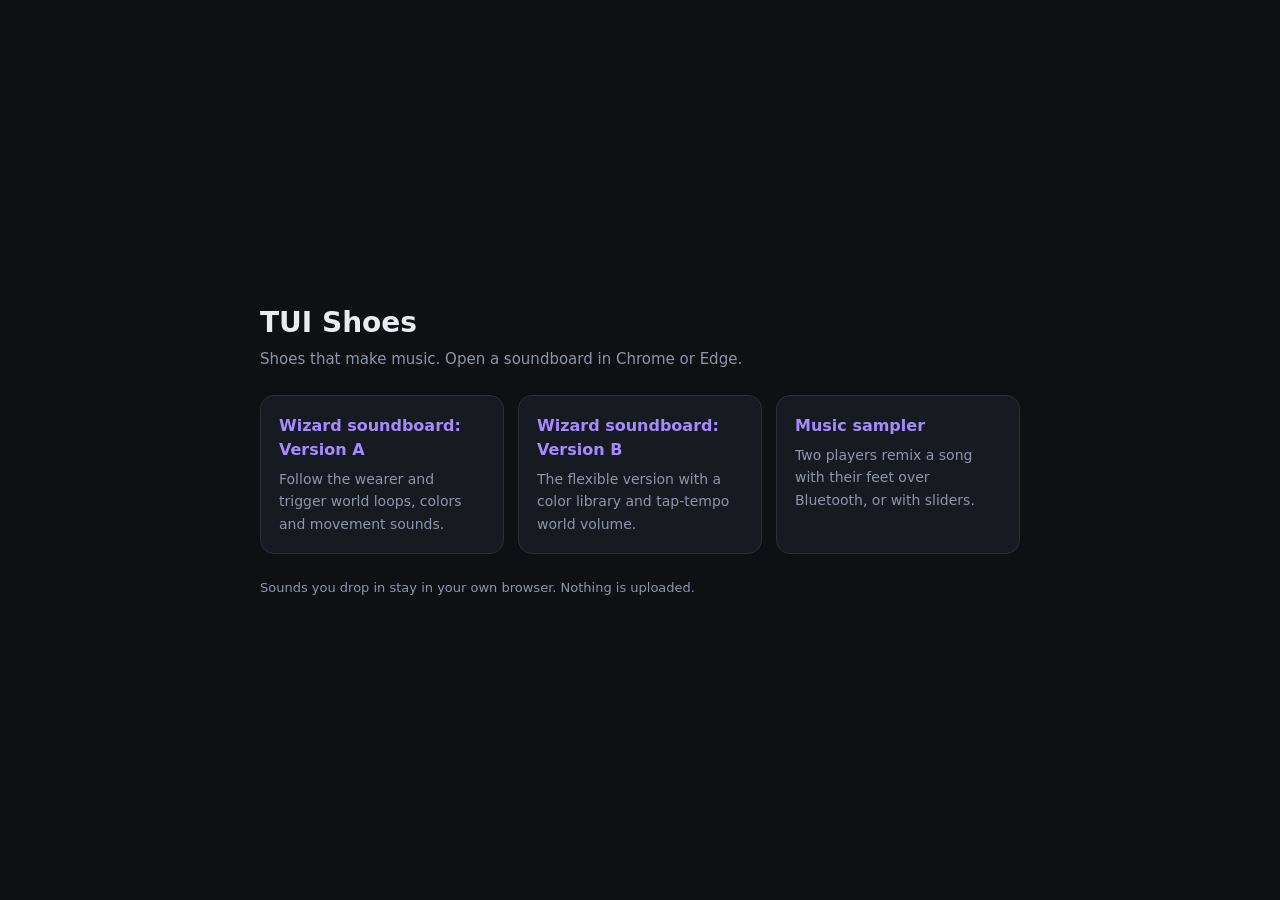
<file: index.html>
<!doctype html>
<html lang="en">
<head>
<meta charset="utf-8">
<meta name="viewport" content="width=device-width,initial-scale=1">
<title>TUI Shoes</title>
<link rel="icon" href="data:,">
<style>
:root{--bg:#0e1014;--panel:#171a21;--line:#2a2f3a;--text:#e9ebf1;--mute:#8d95a8;--accent:#a58bff}
*{box-sizing:border-box}
body{margin:0;min-height:100vh;display:grid;place-items:center;background:var(--bg);color:var(--text);font:15px/1.5 system-ui,-apple-system,"Segoe UI",Roboto,sans-serif;padding:24px}
main{max-width:760px;width:100%}
h1{font-size:28px;margin:0 0 4px}
p.sub{color:var(--mute);margin:0 0 24px}
.grid{display:grid;grid-template-columns:repeat(auto-fit,minmax(220px,1fr));gap:14px}
a.card{display:block;background:var(--panel);border:1px solid var(--line);border-radius:14px;padding:18px;color:inherit;text-decoration:none;transition:border-color .15s,transform .15s}
a.card:hover{border-color:var(--accent);transform:translateY(-2px)}
a.card b{display:block;font-size:16px;margin-bottom:6px;color:var(--accent)}
a.card span{color:var(--mute);font-size:14px}
footer{margin-top:24px;color:var(--mute);font-size:13px}
</style>
</head>
<body>
<main>
  <h1>TUI Shoes</h1>
  <p class="sub">Shoes that make music. Open a soundboard in Chrome or Edge.</p>
  <div class="grid">
    <a class="card" href="wizard/index.html"><b>Wizard soundboard: Version A</b><span>Follow the wearer and trigger world loops, colors and movement sounds.</span></a>
    <a class="card" href="wizard/flex.html"><b>Wizard soundboard: Version B</b><span>The flexible version with a color library and tap-tempo world volume.</span></a>
    <a class="card" href="sampler/index.html"><b>Music sampler</b><span>Two players remix a song with their feet over Bluetooth, or with sliders.</span></a>
  </div>
  <footer>Sounds you drop in stay in your own browser. Nothing is uploaded.</footer>
</main>
</body>
</html>
</file>
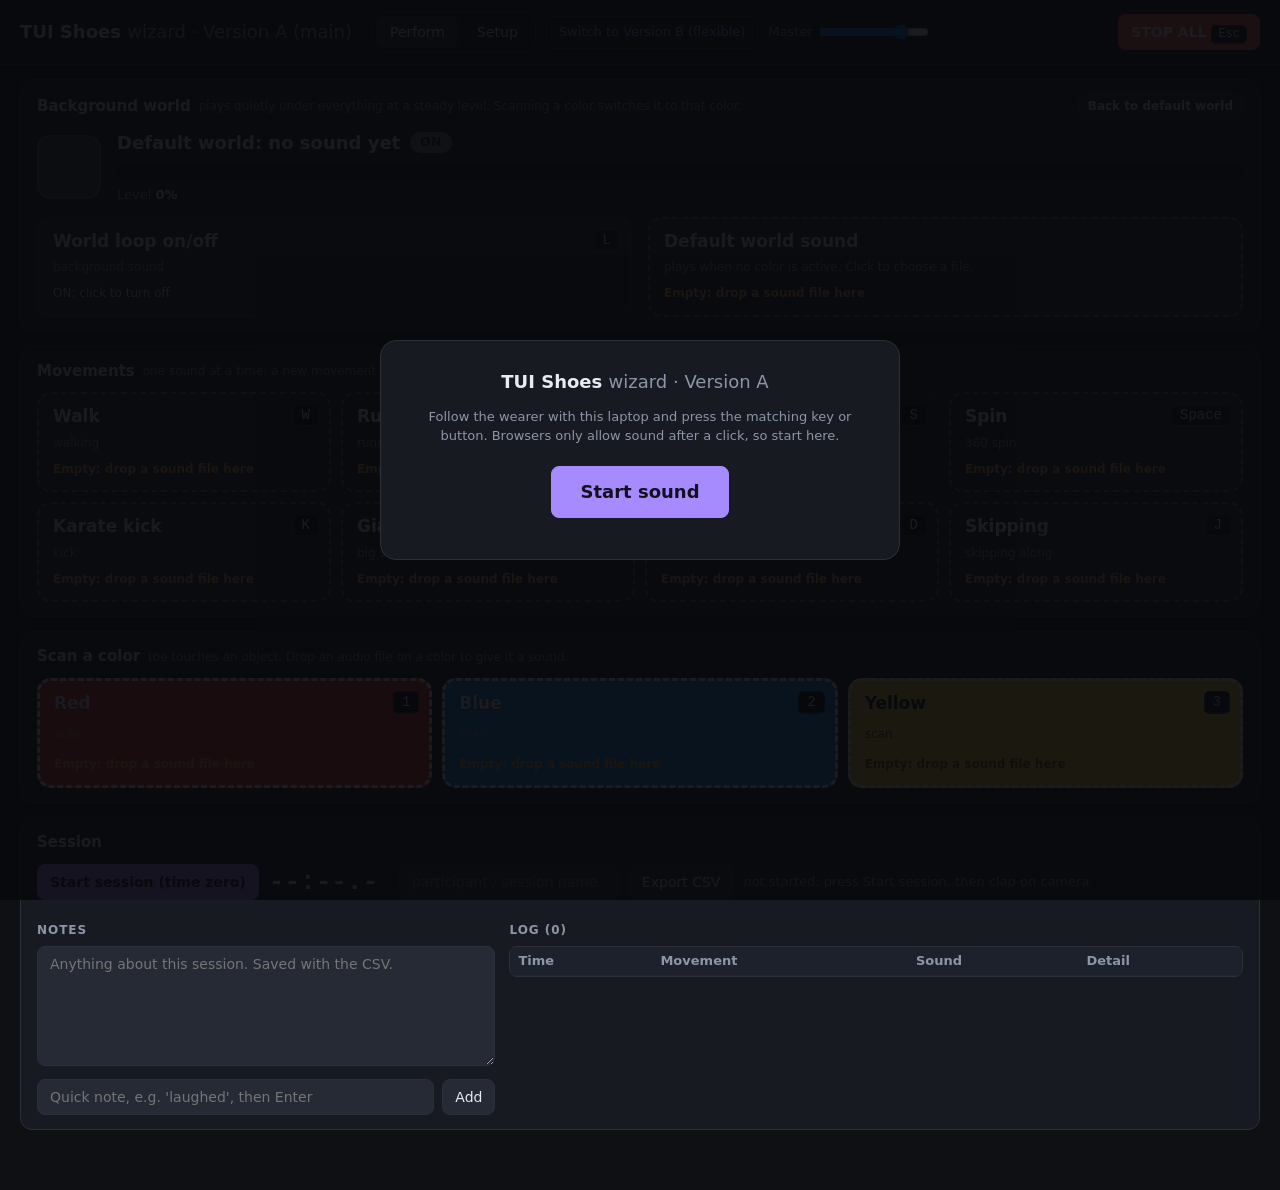
<file: wizard/index.html>
<!doctype html>
<html lang="en">
<head>
<meta charset="utf-8">
<meta name="viewport" content="width=device-width,initial-scale=1">
<title>TUI Shoes wizard: Version A (main)</title>
<link rel="icon" href="data:,">
<link rel="stylesheet" href="wizard.css">
</head>
<body>
<script>window.WIZARD_VERSION = 'A';</script>
<script src="wizard.js"></script>
</body>
</html>
</file>
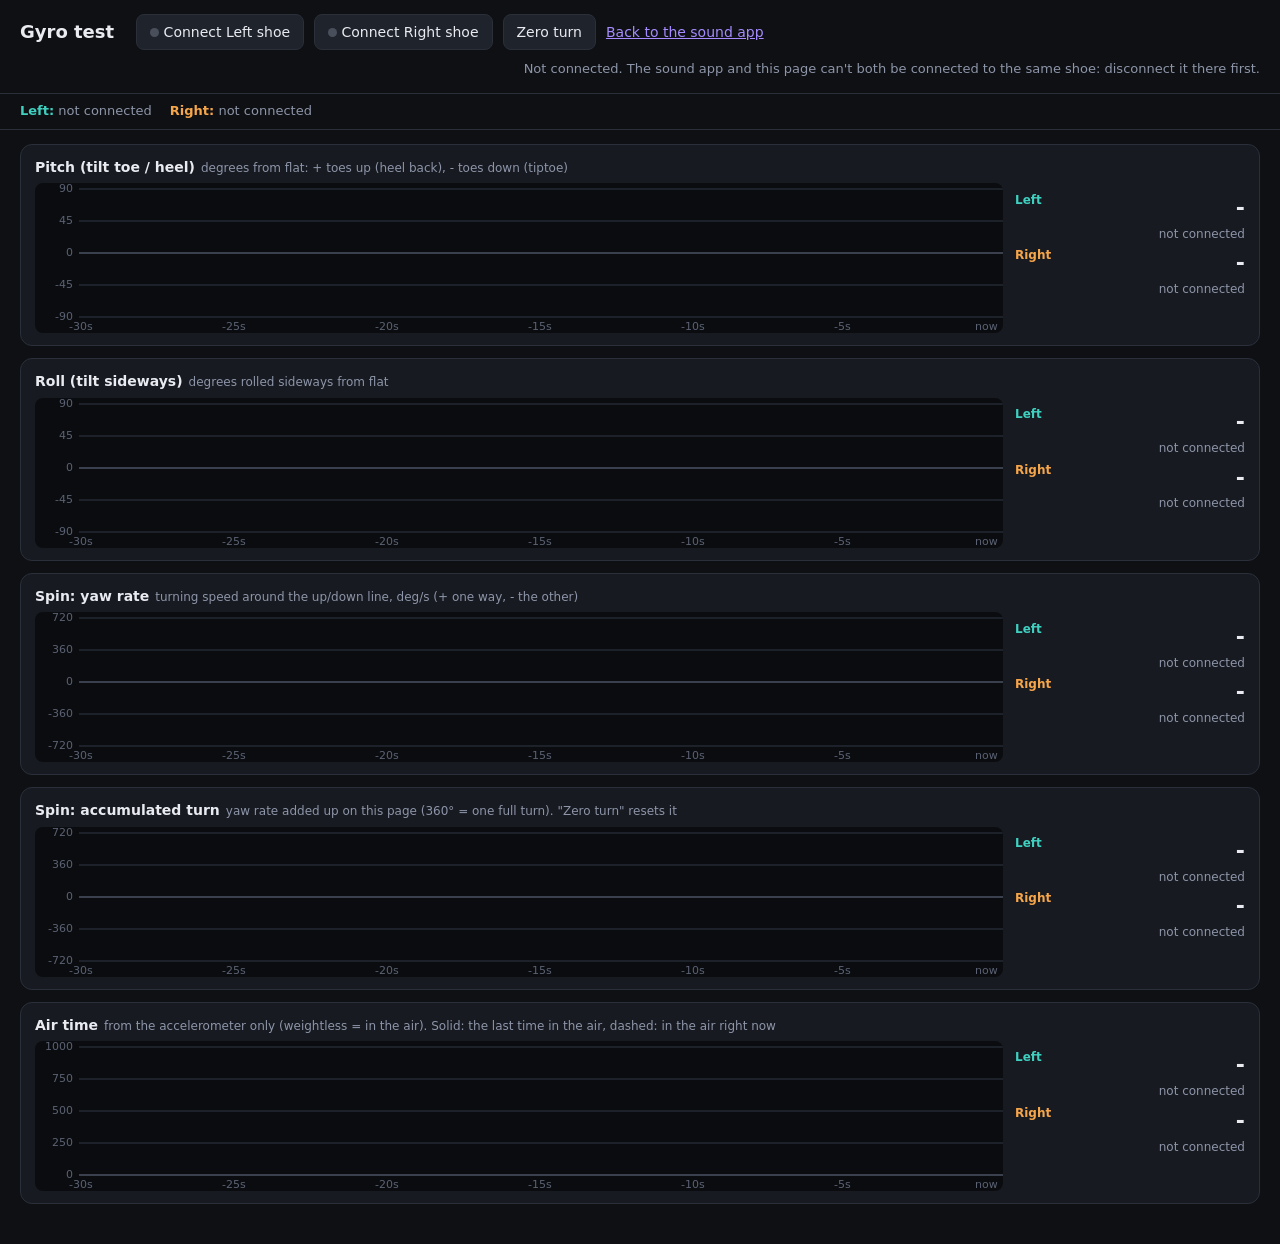
<file: sampler/gyro.html>
<!doctype html>
<html lang="en">
<head>
<meta charset="utf-8">
<meta name="viewport" content="width=device-width,initial-scale=1">
<title>Sound Effect Shoes - gyro test</title>
<style>
:root{--bg:#0e1014;--panel:#171a21;--line:#2a2f3a;--text:#e9ebf1;--mute:#8d95a8;--L:#3fd0c0;--R:#f5a54a;--accent:#a58bff;--ok:#4cc38a}
*{box-sizing:border-box}
body{margin:0;background:var(--bg);color:var(--text);font:14px/1.45 system-ui,-apple-system,"Segoe UI",Roboto,sans-serif}
header{display:flex;flex-wrap:wrap;gap:10px;align-items:center;padding:14px 20px;border-bottom:1px solid var(--line)}
h1{margin:0 12px 0 0;font-size:18px}
a{color:var(--accent)}
button{background:#1f232c;color:var(--text);border:1px solid var(--line);border-radius:8px;padding:7px 13px;font:inherit;cursor:pointer}
button:hover{border-color:var(--accent)}
.status{color:var(--mute);font-size:13px;margin-left:auto}
main{display:grid;gap:12px;padding:14px 20px 40px;max-width:1320px;margin:0 auto}
.chart{display:grid;grid-template-columns:1fr 230px;gap:12px;background:var(--panel);border:1px solid var(--line);border-radius:12px;padding:12px 14px}
@media(max-width:800px){.chart{grid-template-columns:1fr}}
.chart h2{margin:0 0 6px;font-size:14px}
.chart .help{color:var(--mute);font-size:12px;font-weight:400;margin-left:6px}
canvas{width:100%;height:150px;background:#0a0c10;border-radius:8px;display:block}
.nums{display:grid;grid-template-columns:auto 1fr;gap:4px 10px;align-content:center;font-variant-numeric:tabular-nums}
.nums .k{font-size:12px;font-weight:700}
.nums .v{font-size:22px;font-weight:700;text-align:right}
.nums .s{grid-column:1/-1;font-size:12px;color:var(--mute);margin-top:-2px;text-align:right}
.dot{width:9px;height:9px;border-radius:50%;background:#4a4f5c;display:inline-block}
.dot.live{background:var(--ok);box-shadow:0 0 8px var(--ok)}
.links{display:flex;flex-wrap:wrap;gap:8px 18px;padding:8px 20px;border-bottom:1px solid var(--line);font-size:13px;color:var(--mute)}
.links b{color:var(--text)}
.warn{color:#f5554a;font-weight:600}
</style>
</head>
<body>
<header>
  <h1>Gyro test</h1>
  <button id="bleL"><span class="dot" id="dotL"></span> Connect Left shoe</button>
  <button id="bleR"><span class="dot" id="dotR"></span> Connect Right shoe</button>
  <button id="resetTurn" title="set both accumulated turn angles back to 0">Zero turn</button>
  <a href="index.html">Back to the sound app</a>
  <div class="status" id="status">Not connected. The sound app and this page can't both be connected to the same shoe: disconnect it there first.</div>
</header>
<div class="links"><span><b style="color:var(--L)">Left:</b> <span id="infoL">not connected</span></span><span><b style="color:var(--R)">Right:</b> <span id="infoR">not connected</span></span></div>
<div class="links warn" id="warn" style="display:none"></div>
<main id="charts"></main>

<script>
const SERVICE_UUID = '7b1e0001-5d2c-4c3b-9a41-50a1c5717e00';   // must match xiao_foot.ino
const DATA_UUID    = '7b1e0002-5d2c-4c3b-9a41-50a1c5717e00';
const FOOT_UUID    = '7b1e0003-5d2c-4c3b-9a41-50a1c5717e00';
const WINDOW_MS = 30000, LIVE_MS = 1000;
const POSE_NAMES = ['flat', 'tiptoe', 'heel', 'side', 'sky'];
const $ = id => document.getElementById(id);
const setStatus = t => { $('status').textContent = t; };
const warn = t => { $('warn').style.display = t ? '' : 'none'; $('warn').textContent = t || ''; };
const NAME = {L:'left', R:'right'}, OTHER = {L:'R', R:'L'};

// 20 bytes, see xiao_foot/packet.h
function decodePacket(v){
  return { state:v.getUint8(0), spins:v.getUint8(1), flags:v.getUint8(2), spinPct:v.getUint8(3),
    fsr:v.getUint16(4,true), steps:v.getUint16(6,true), stepMs:v.getUint16(8,true),
    pitch:v.getInt8(10), roll:v.getInt8(11), peakG:v.getUint8(12)/16, gyro:v.getUint8(13)*8,
    yaw:v.getInt16(14,true), event:v.getUint8(16), events:v.getUint8(17), pose:v.getUint8(18), air10:v.getUint8(19) };
}

const mkFoot = () => ({ d:null, last:0, lastT:0, turn:0, hist:[], upSince:0, dev:null, name:'', said:'', pkts:0, rate:0 });
const feet = {L:mkFoot(), R:mkFoot()};

function ingest(id, d){
  const f = feet[id], now = performance.now();
  // accumulated turn: yaw rate (deg/s) added up between packets; a gap over 0.5 s isn't counted
  if (f.lastT && now - f.lastT < 500) f.turn += d.yaw * (now - f.lastT) / 1000;
  const inAir = !!(d.flags & 0x10);   // the shoe's accelerometer: weightless right now
  if (inAir && (!f.d || !(f.d.flags & 0x10))) f.upSince = now;
  f.d = d; f.lastT = f.last = now; f.pkts++;
  f.hist.push({t:now, pitch:d.pitch, roll:d.roll, yaw:d.yaw, turn:f.turn, air:d.air10 * 10, up:inAir ? now - f.upSince : 0});
  while (f.hist.length && f.hist[0].t < now - WINDOW_MS) f.hist.shift();
}

// Each chart: series per foot, a fixed y range, and the numbers shown beside it
const CHARTS = [
  {key:'pitch', title:'Pitch (tilt toe / heel)', help:'degrees from flat: + toes up (heel back), - toes down (tiptoe)', min:-90, max:90, unit:'°',
    lines:[{k:'pitch'}], nums:f => [[`${f.d.pitch}°`, POSE_NAMES[f.d.pose] || '?']]},
  {key:'roll', title:'Roll (tilt sideways)', help:'degrees rolled sideways from flat', min:-90, max:90, unit:'°',
    lines:[{k:'roll'}], nums:f => [[`${f.d.roll}°`, `pose ${POSE_NAMES[f.d.pose] || '?'}`]]},
  {key:'yaw', title:'Spin: yaw rate', help:'turning speed around the up/down line, deg/s (+ one way, - the other)', min:-720, max:720, unit:'°/s',
    lines:[{k:'yaw'}], nums:f => [[`${f.d.yaw}°/s`, `spin ${f.d.spinPct}% · ${f.d.spins} spins`]]},
  {key:'turn', title:'Spin: accumulated turn', help:'yaw rate added up on this page (360° = one full turn). "Zero turn" resets it', min:-720, max:720, unit:'°', auto:true,
    lines:[{k:'turn'}], nums:f => [[`${Math.round(f.turn)}°`, `${(f.turn / 360).toFixed(2)} turns`]]},
  {key:'air', title:'Air time', help:'from the accelerometer only (weightless = in the air). Solid: the last time in the air, dashed: in the air right now', min:0, max:1000, unit:'ms',
    lines:[{k:'air'}, {k:'up', dash:[4, 4]}], nums:f => [[`${f.d.air10 * 10} ms`, f.d.flags & 0x10 ? `in the air ${Math.round(f.hist.length ? f.hist[f.hist.length - 1].up : 0)} ms` : 'not in the air']]},
];

function build(){
  $('charts').innerHTML = CHARTS.map(c => `
    <section class="chart">
      <div><h2>${c.title}<span class="help">${c.help}</span></h2><canvas id="cv-${c.key}"></canvas></div>
      <div class="nums">
        <span class="k" style="color:var(--L)">Left</span><span class="v" id="n-${c.key}-L">-</span><span class="s" id="s-${c.key}-L"></span>
        <span class="k" style="color:var(--R)">Right</span><span class="v" id="n-${c.key}-R">-</span><span class="s" id="s-${c.key}-R"></span>
      </div>
    </section>`).join('');
}

function drawChart(c, now){
  const cv = $('cv-' + c.key), w = cv.clientWidth, h = cv.clientHeight; if (!w) return;
  const dpr = window.devicePixelRatio || 1;
  if (cv.width !== Math.round(w*dpr) || cv.height !== Math.round(h*dpr)){ cv.width = Math.round(w*dpr); cv.height = Math.round(h*dpr); }
  const g = cv.getContext('2d'); g.setTransform(dpr, 0, 0, dpr, 0, 0); g.clearRect(0, 0, w, h);
  let min = c.min, max = c.max;
  if (c.auto) for (const id of ['L','R']) for (const p of feet[id].hist){ min = Math.min(min, p[c.lines[0].k]); max = Math.max(max, p[c.lines[0].k]); }
  const L = 44, top = 6, bot = h - 16;
  const x = t => L + (1 - (now - t) / WINDOW_MS) * (w - L - 6), y = v => bot - (v - min) / (max - min) * (bot - top);
  g.font = '11px system-ui'; g.textBaseline = 'middle'; g.textAlign = 'right';
  const step = (max - min) / 4;
  for (let i = 0; i <= 4; i++){ const v = min + i * step; g.strokeStyle = Math.abs(v) < 1e-6 ? '#3a404d' : '#1d212a'; g.beginPath(); g.moveTo(L, y(v)); g.lineTo(w, y(v)); g.stroke();
    g.fillStyle = '#5b6273'; g.fillText(Math.round(v), L - 6, y(v)); }
  g.textAlign = 'left'; g.textBaseline = 'alphabetic';
  for (let s = 30; s >= 0; s -= 5) g.fillText(s ? `-${s}s` : 'now', Math.min(x(now - s*1000) - (s ? 10 : 22), w - 26), h - 3);
  for (const id of ['L','R']){
    const hist = feet[id].hist;
    for (const ln of c.lines){
      g.strokeStyle = id === 'L' ? '#3fd0c0' : '#f5a54a'; g.lineWidth = 1.8; g.setLineDash(ln.dash || []); g.beginPath();
      hist.forEach((p, i) => { const X = x(p.t), Y = y(Math.max(min, Math.min(max, p[ln.k]))); (i && p.t - hist[i-1].t < 300) ? g.lineTo(X, Y) : g.moveTo(X, Y); });
      g.stroke(); g.setLineDash([]);
    }
  }
}

function draw(){
  const now = performance.now();
  for (const id of ['L','R']){
    const f = feet[id], live = now - f.last < LIVE_MS;
    $('dot' + id).classList.toggle('live', live);
    $('info' + id).textContent = !f.dev ? 'not connected'
      : `"${f.name}"${f.said ? `, says it is the ${NAME[f.said]} shoe` : ", doesn't say which foot"} · ${live ? f.rate + ' packets/s' : 'no data'}`
        + (live && f.d ? ((f.d.flags & 1) ? ' · gyro OK' : ' · GYRO NOT FOUND (check its wiring; pitch/roll/yaw read 0)') : '');
  }
  for (const c of CHARTS){
    drawChart(c, now);
    for (const id of ['L','R']){
      const f = feet[id], live = f.d && now - f.last < LIVE_MS;
      const [v, sub] = live ? c.nums(f)[0] : ['-', f.last ? 'stopped sending' : 'not connected'];
      $(`n-${c.key}-${id}`).textContent = v; $(`s-${c.key}-${id}`).textContent = sub;
    }
  }
  requestAnimationFrame(draw);
}

async function connectBLE(id){
  if (!navigator.bluetooth){ setStatus('Bluetooth needs Chrome or Edge, opened from localhost or https.'); return; }
  try{
    setStatus(`Pick "MusicShoe-${id}" in the popup (any shoe in the list will do: the page asks it which foot it is).`);
    const dev = await navigator.bluetooth.requestDevice({filters:[{namePrefix:'MusicShoe-' + id}, {services:[SERVICE_UUID]}], optionalServices:[SERVICE_UUID]});
    let foot = id, ch = null;
    const onData = e => { const v = e.target.value; if (v.byteLength >= 20) ingest(foot, decodePacket(v)); };
    const run = async () => {
      if (ch) ch.removeEventListener('characteristicvaluechanged', onData);
      const svc = await (await dev.gatt.connect()).getPrimaryService(SERVICE_UUID);
      let said = '';
      try{ said = new TextDecoder().decode(await (await svc.getCharacteristic(FOOT_UUID)).readValue()).trim(); }catch(e){}
      if (said !== 'L' && said !== 'R') said = '';
      foot = said || id;
      // two boards can't be the same foot: the second one goes where the button said
      const taken = feet[foot].dev && feet[foot].dev !== dev && performance.now() - feet[foot].last < LIVE_MS;
      if (taken && foot !== id){
        warn(`Both shoes say they are the ${NAME[foot]} shoe, so "${dev.name || 'unnamed'}" is shown as the ${NAME[id]} shoe. Set FOOT to '${id}' in config.h and upload to that shoe again.`);
        foot = id;
      } else if (said && said !== id){
        warn(`You clicked Connect ${NAME[id]}, but "${dev.name || 'unnamed'}" says it is the ${NAME[said]} shoe, so it's shown as ${NAME[said]}. ` +
          `macOS can list a shoe under an old name: click Connect ${NAME[id]} again and pick the other entry.`);
      } else warn('');
      if (feet[OTHER[foot]].dev === dev) feet[OTHER[foot]].dev = null;
      Object.assign(feet[foot], {dev, name:dev.name || 'unnamed', said, connectedAt:Date.now()});
      ch = await svc.getCharacteristic(DATA_UUID);
      ch.addEventListener('characteristicvaluechanged', onData);
      await ch.startNotifications();
      setStatus(`${NAME[foot]} shoe connected.`);
    };
    dev.addEventListener('gattserverdisconnected', () => { setStatus('Shoe dropped, reconnecting...'); setTimeout(() => run().catch(() => setStatus('Shoe lost. Click Connect again.')), 800); });
    await run();
  }catch(e){ setStatus(e.name === 'NotFoundError' ? 'No shoe picked.' : 'Bluetooth error: ' + e.message); }
}

$('bleL').onclick = () => connectBLE('L');
$('bleR').onclick = () => connectBLE('R');
$('resetTurn').onclick = () => { feet.L.turn = feet.R.turn = 0; };
setInterval(() => { for (const id of ['L','R']){ feet[id].rate = feet[id].pkts; feet[id].pkts = 0; } }, 1000);
build();
draw();
window.gyroApp = {feet, ingest, decodePacket};
</script>
</body>
</html>
</file>
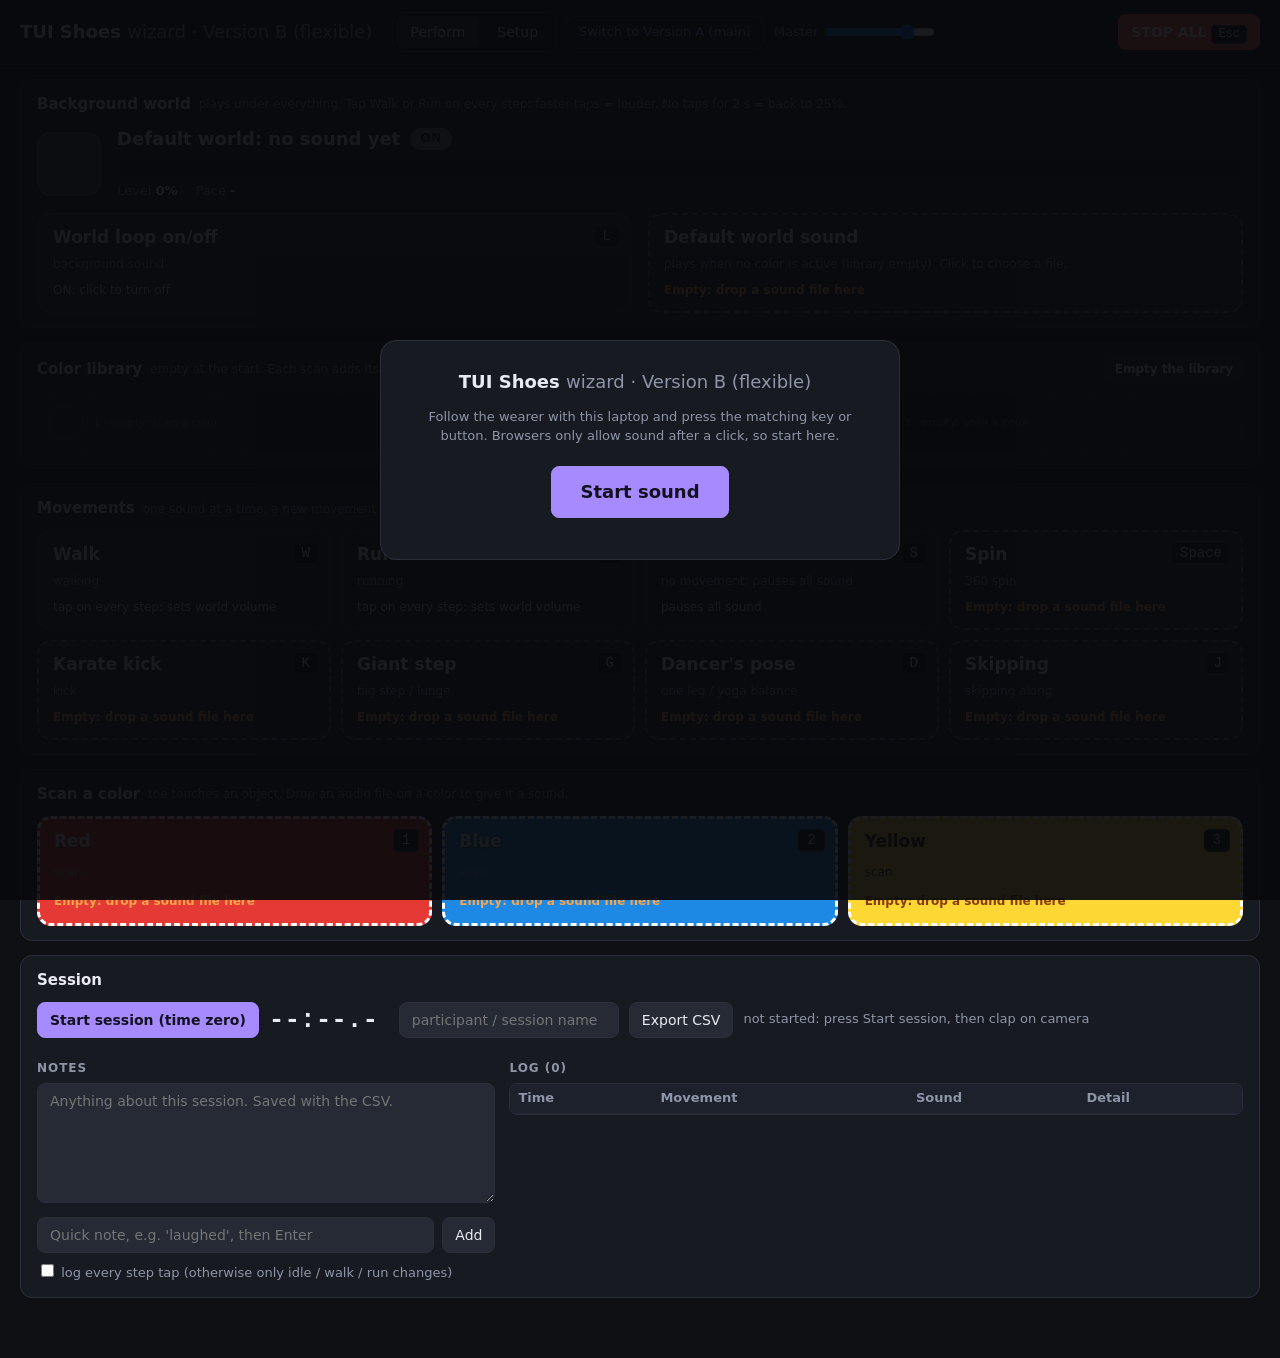
<file: wizard/flex.html>
<!doctype html>
<html lang="en">
<head>
<meta charset="utf-8">
<meta name="viewport" content="width=device-width,initial-scale=1">
<title>TUI Shoes wizard: Version B (flexible)</title>
<link rel="icon" href="data:,">
<link rel="stylesheet" href="wizard.css">
</head>
<body>
<script>window.WIZARD_VERSION = 'B';</script>
<script src="wizard.js"></script>
</body>
</html>
</file>
<file: wizard/wizard.css>
:root{--bg:#0e1014;--panel:#171a21;--line:#2a2f3a;--text:#e9ebf1;--mute:#8d95a8;--accent:#a58bff;--ok:#4cc38a;--bad:#f5554a;--warn:#f5a54a}
*{box-sizing:border-box}
body{margin:0;background:var(--bg);color:var(--text);font:14px/1.45 system-ui,-apple-system,"Segoe UI",Roboto,sans-serif}
header{display:flex;flex-wrap:wrap;gap:10px;align-items:center;padding:12px 20px;border-bottom:1px solid var(--line);position:sticky;top:0;background:var(--bg);z-index:5}
h1{font-size:18px;margin:0 10px 0 0}
h1 span{color:var(--mute);font-weight:400}
h2{margin:0 0 10px;font-size:15px;display:flex;align-items:center;gap:8px;flex-wrap:wrap}
h3{margin:12px 0 6px;font-size:12px;color:var(--mute);text-transform:uppercase;letter-spacing:.08em}
a{color:var(--accent)}
button,select,input,textarea{background:#252a35;color:var(--text);border:1px solid var(--line);border-radius:8px;padding:7px 12px;font:inherit}
button{cursor:pointer}
button:hover{border-color:var(--accent)}
button.primary{background:var(--accent);border-color:var(--accent);color:#14111f;font-weight:650}
button.small{padding:3px 9px;font-size:12px}
.panic{background:var(--bad);border-color:var(--bad);color:#fff;font-weight:700;margin-left:auto}
.tabs{display:flex;gap:4px;background:#0a0c10;border:1px solid var(--line);border-radius:10px;padding:3px}
.tabs button{border:0;background:transparent;padding:6px 14px}
.tabs button.on{background:#252a35}
.vlink{font-size:13px;border:1px solid var(--line);border-radius:8px;padding:6px 12px;text-decoration:none}
.vlink:hover{border-color:var(--accent)}
.tag{font-size:12px;color:var(--mute);font-weight:400}
.help{color:var(--mute);font-size:13px}
kbd{background:#0a0c10;border:1px solid var(--line);border-bottom-width:2px;border-radius:5px;padding:1px 6px;font:12px ui-monospace,Menlo,monospace;color:var(--text)}
main{display:grid;grid-template-columns:1fr 1fr;gap:14px;padding:14px 20px 60px;max-width:1400px;margin:0 auto}
.hidden{display:none!important}
.panel{background:var(--panel);border:1px solid var(--line);border-radius:12px;padding:14px 16px}
.full{grid-column:1/-1}
@media(max-width:900px){main{grid-template-columns:1fr}}
/* pads */
.pads{display:grid;gap:10px}
.pads.moves{grid-template-columns:repeat(4,1fr)}
.pads.colors{grid-template-columns:repeat(3,1fr)}
.pads.world{grid-template-columns:1fr 1fr}
@media(max-width:800px){.pads.moves{grid-template-columns:repeat(2,1fr)}}
.pad{position:relative;min-height:100px;border-radius:14px;border:2px solid var(--line);background:#1d212b;color:var(--text);text-align:left;padding:12px 14px;display:flex;flex-direction:column;justify-content:space-between;gap:4px;transition:transform .06s,box-shadow .15s}
.pad .nm{font-size:17px;font-weight:700;line-height:1.2;padding-right:56px}
.pad .hint{font-size:12px;color:var(--mute)}
.pad .snd{font-size:12px;opacity:.9;overflow:hidden;text-overflow:ellipsis;white-space:nowrap}
.pad .snd.empty{color:var(--warn);opacity:1;font-weight:600}
.pad kbd{position:absolute;top:10px;right:10px;font-size:14px;padding:2px 8px}
.pad.hit{transform:scale(.97);box-shadow:0 0 0 3px var(--accent)}
.pad.playing{border-color:var(--accent);box-shadow:0 0 18px rgba(165,139,255,.35)}
.pad.emptyslot{border-style:dashed;border-color:#5a6070}
.pad.color{min-height:110px}
.pad.color .nm{text-shadow:0 1px 2px rgba(0,0,0,.6)}
.pad.color.emptyslot{border-color:#fff;border-width:3px}
.pad.light{color:#14161c}
.pad.light .hint,.pad.light .snd{color:#2b2f3a}
.pad.light .snd.empty{color:#8a3b00}
.pad.light .nm{text-shadow:none}
.pad.off{opacity:.65}
.dragover{outline:3px solid var(--ok)!important;outline-offset:2px;background-color:rgba(76,195,138,.12)!important}
/* world */
.world{display:grid;grid-template-columns:auto 1fr;gap:16px;align-items:center}
.swatch{width:64px;height:64px;border-radius:14px;background:#333;border:2px solid rgba(255,255,255,.15)}
.bar{height:16px;background:#0a0c10;border-radius:8px;overflow:hidden;position:relative}
.bar i{position:absolute;top:0;bottom:0;left:0;width:0;background:var(--accent);border-radius:8px;transition:width .1s}
.kv{display:flex;gap:18px;flex-wrap:wrap;font-size:13px;color:var(--mute);margin-top:6px}
.kv b{color:var(--text);font-variant-numeric:tabular-nums}
.badge{display:inline-block;padding:2px 10px;border-radius:999px;font-weight:700;font-size:12px;letter-spacing:.06em;background:#6b7280;color:#0e1014}
.badge.on,.badge.walk{background:var(--ok)}.badge.run{background:var(--bad)}.badge.idle{background:#6b7280}
.badge.off,.badge.paused{background:#2a2f3a;color:var(--warn)}
/* library */
.lib{display:grid;grid-template-columns:repeat(3,1fr);gap:10px}
.slot{border:2px solid var(--line);border-radius:12px;padding:10px;display:flex;gap:10px;align-items:center;background:#0f1217;min-height:62px}
.slot .sw{width:34px;height:34px;border-radius:9px;flex:none;border:1px solid rgba(255,255,255,.2)}
.slot.cur{border-color:var(--accent);box-shadow:0 0 14px rgba(165,139,255,.3)}
.slot .n{font-size:11px;color:var(--mute)}
.slot.empty{border-style:dashed;opacity:.5}
/* session */
.sessbar{display:flex;flex-wrap:wrap;gap:10px;align-items:center}
.clock{font:700 26px ui-monospace,Menlo,monospace;font-variant-numeric:tabular-nums;min-width:120px}
.sessgrid{display:grid;grid-template-columns:1fr 1.6fr;gap:14px;margin-top:10px}
@media(max-width:900px){.sessgrid{grid-template-columns:1fr}}
textarea{width:100%;min-height:120px;resize:vertical}
.logwrap{max-height:320px;overflow:auto;border:1px solid var(--line);border-radius:8px}
table.log{width:100%;border-collapse:collapse;font-size:13px}
table.log th{position:sticky;top:0;background:#1d212b;text-align:left;font-weight:600;color:var(--mute)}
table.log td,table.log th{padding:5px 8px;border-bottom:1px solid #222733}
table.log td.t{font-family:ui-monospace,Menlo,monospace;white-space:nowrap}
table.log tr.note td{color:var(--warn)}
table.log tr.sys td{color:var(--accent)}
/* setup */
table.setup{width:100%;border-collapse:collapse;font-size:13px}
table.setup th{text-align:left;color:var(--mute);font-weight:600;padding:6px}
table.setup td{padding:5px 6px;border-top:1px solid #222733;vertical-align:middle;white-space:nowrap}
table.setup td:nth-child(2),table.setup td:nth-child(3){min-width:120px;white-space:normal}
table.setup input[type=text]{width:100%;padding:5px 8px}
table.setup select{padding:5px 8px;max-width:210px}
table.setup input[type=range]{width:90px;vertical-align:middle}
table.setup input[type=color]{width:34px;height:28px;padding:0;border:0;background:none}
td.soundcell{border-radius:8px;white-space:nowrap}
td.soundcell .empty{color:var(--warn);font-weight:600}
.keybtn{min-width:64px;font-family:ui-monospace,Menlo,monospace}
.keybtn.capturing{border-color:var(--warn);color:var(--warn)}
.filelab{font-size:12px;color:var(--mute);cursor:pointer;text-decoration:underline;white-space:nowrap}
.filelab input{display:none}
.grid2{display:grid;grid-template-columns:repeat(auto-fill,minmax(260px,1fr));gap:8px 18px}
.setrow{display:grid;grid-template-columns:150px 1fr 60px;gap:8px;align-items:center;font-size:13px}
.setrow input[type=range]{width:100%}
.btns{display:flex;flex-wrap:wrap;gap:8px;margin-top:10px}
/* overlays */
.overlay{position:fixed;inset:0;background:rgba(8,9,12,.92);display:flex;align-items:center;justify-content:center;z-index:20}
.overlay .card{background:var(--panel);border:1px solid var(--line);border-radius:16px;padding:28px 32px;max-width:520px;text-align:center}
.overlay .card button{font-size:18px;padding:12px 28px;margin-top:8px}
.flash{position:fixed;inset:0;background:#fff;opacity:0;pointer-events:none;z-index:30;transition:opacity .5s}
.flash.on{opacity:.85;transition:none}
.toast{position:fixed;bottom:20px;left:50%;transform:translateX(-50%);background:#252a35;border:1px solid var(--line);border-radius:10px;padding:10px 16px;z-index:25;opacity:0;transition:opacity .3s;pointer-events:none}
.toast.on{opacity:1}
</file>
